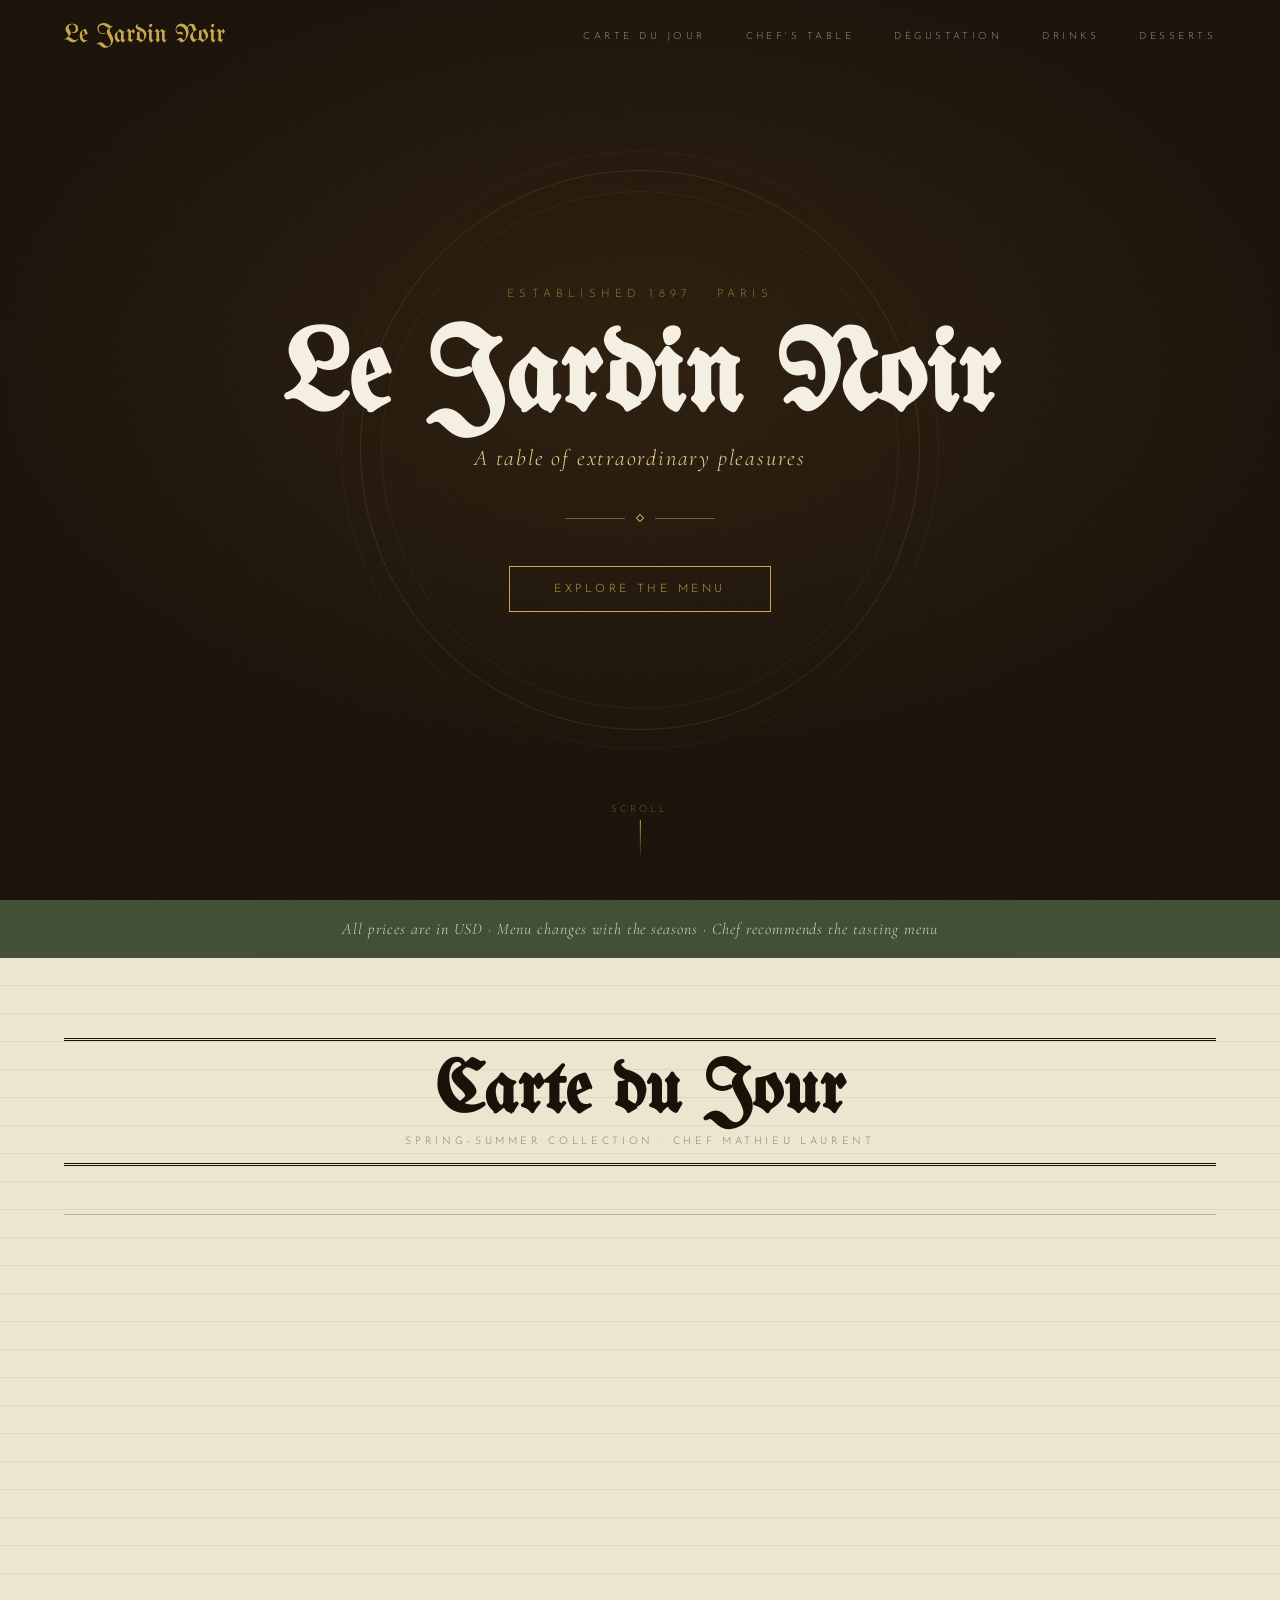
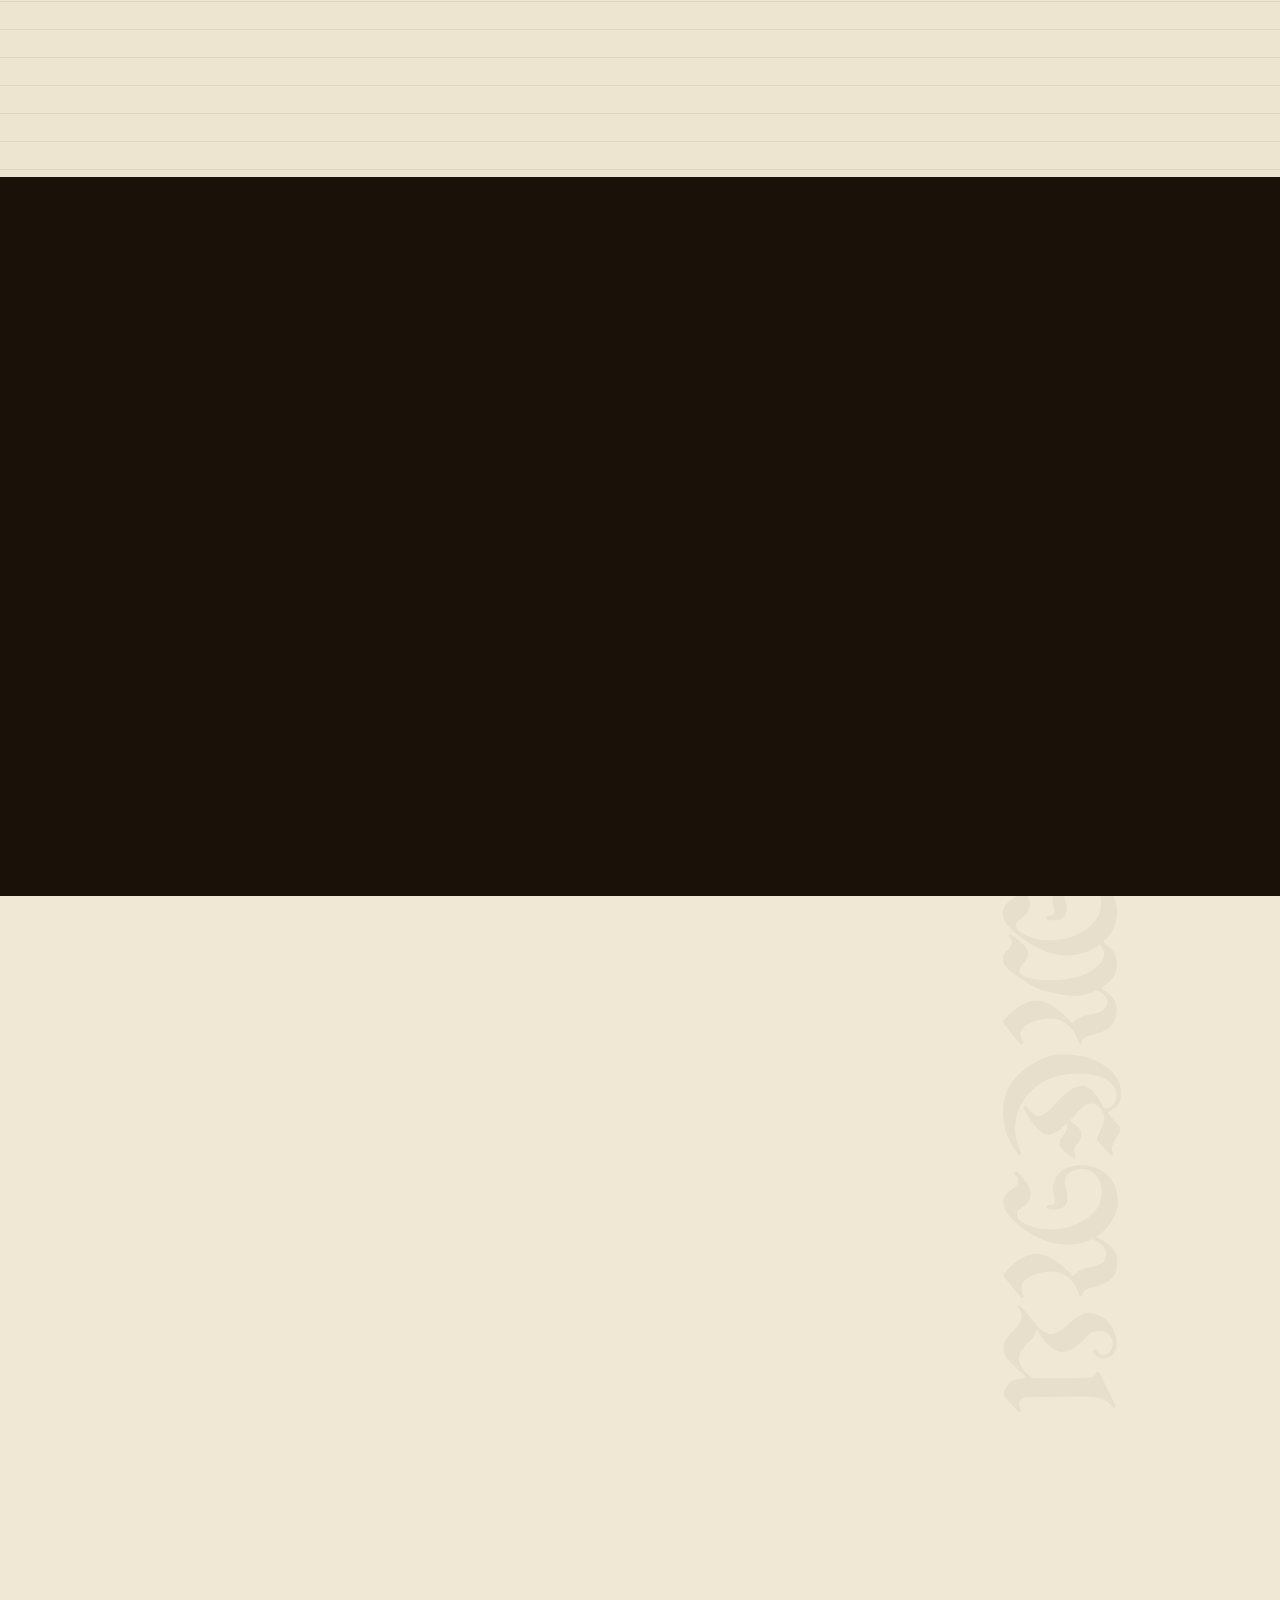
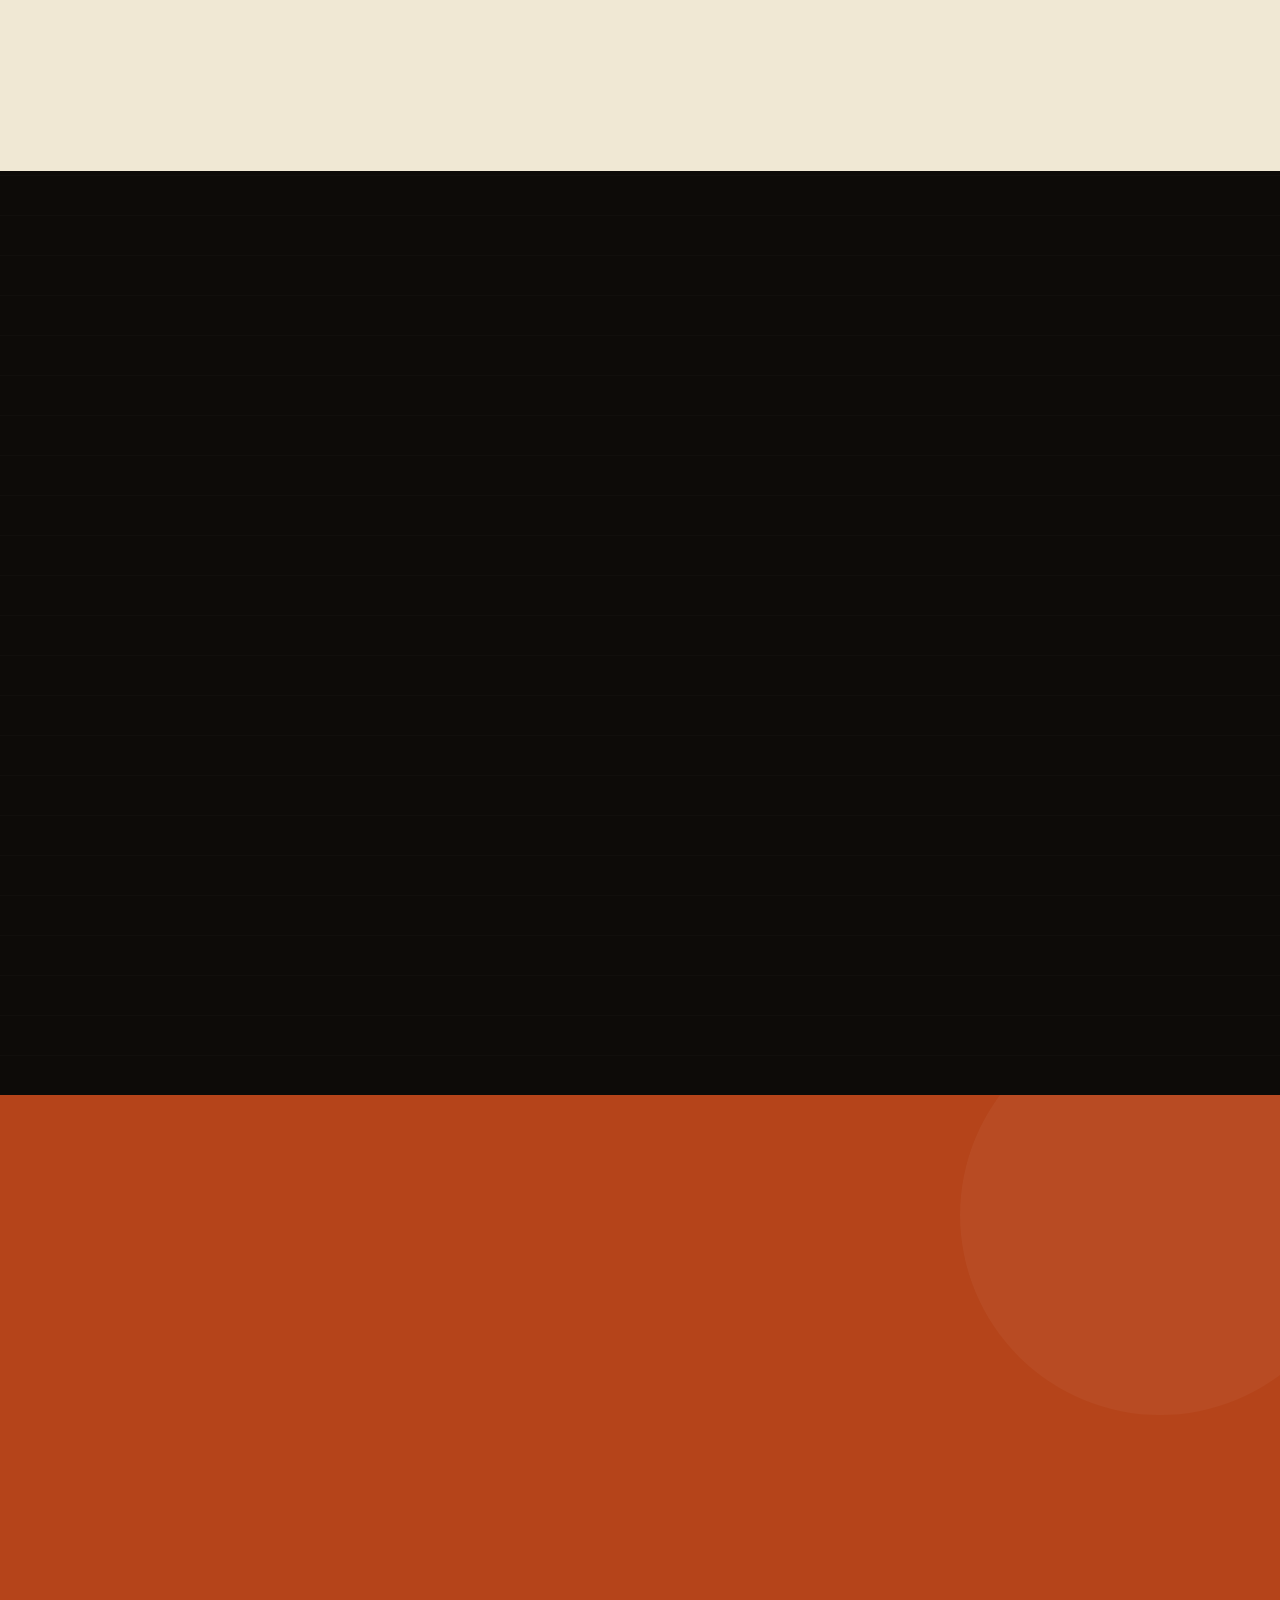
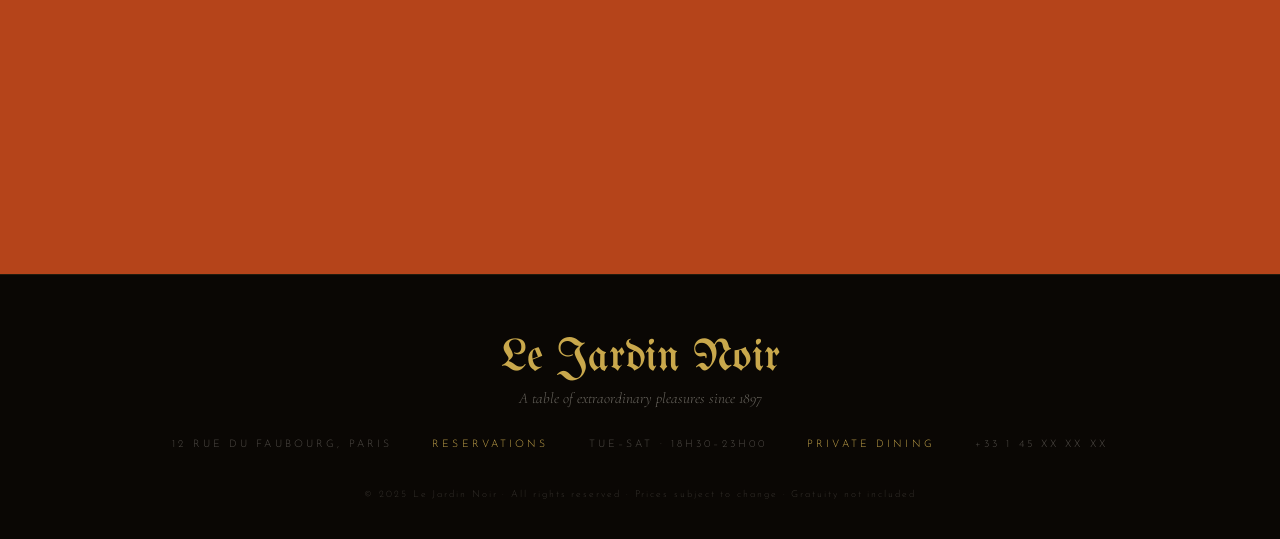
<file: index.html>
<!DOCTYPE html>
<html lang="en">
<head>
<meta charset="UTF-8">
<meta name="viewport" content="width=device-width, initial-scale=1.0">
<title>Le Jardin Noir — Fine Dining</title>
<link href="https://fonts.googleapis.com/css2?family=Cormorant+Garamond:ital,wght@0,300;0,400;0,500;0,600;1,300;1,400&family=Josefin+Sans:wght@200;300;400&family=UnifrakturMaguntia&display=swap" rel="stylesheet">
<link rel="stylesheet" href="/style.css">
<link rel="stylesheet" href="/script.js">
</head>
<body>

<!-- NAV -->
<nav class="nav" id="nav">
  <a class="nav-logo" href="#">Le Jardin Noir</a>
  <ul class="nav-links">
    <li><a href="#carte">Carte du Jour</a></li>
    <li><a href="#chef">Chef's Table</a></li>
    <li><a href="#tasting">Dégustation</a></li>
    <li><a href="#drinks">Drinks</a></li>
    <li><a href="#desserts">Desserts</a></li>
  </ul>
</nav>

<!-- HERO -->
<section class="hero">
  <div class="hero-bg"></div>
  <div class="hero-grain"></div>
  <div class="hero-ornament"></div>
  <div class="hero-content">
    <p class="hero-eyebrow">Established 1897 · Paris</p>
    <h1 class="hero-name">Le Jardin Noir</h1>
    <p class="hero-sub">A table of extraordinary pleasures</p>
    <div class="divider-ornament">
      <span></span><i></i><span></span>
    </div>
    <a class="hero-cta" href="#carte">Explore the Menu</a>
  </div>
  <div class="scroll-indicator">
    <span>Scroll</span>
    <div class="scroll-line"></div>
  </div>
</section>

<div class="menu-intro-strip">
  All prices are in USD · Menu changes with the seasons · Chef recommends the tasting menu
</div>

<!-- ── SECTION 1: CARTE DU JOUR (newspaper) ── -->
<section class="menu-newspaper" id="carte">
  <div class="newspaper-header">
    <h2>Carte du Jour</h2>
    <p class="dateline">Spring–Summer Collection · Chef Mathieu Laurent</p>
  </div>
  <div class="newspaper-grid">
    <!-- STARTERS -->
    <div class="newspaper-col reveal">
      <p class="newspaper-col-title">Entrées · Starters</p>
      <div class="newspaper-item">
        <div class="newspaper-item-header">
          <span class="newspaper-item-name">Soupe à l'oignon <span class="newspaper-tag">Classic</span></span>
          <span class="newspaper-dots"></span>
          <span class="newspaper-price">$18</span>
        </div>
        <p class="newspaper-desc">Slow-caramelised onions, Gruyère crouton, aged cognac broth</p>
      </div>
      <div class="newspaper-item">
        <div class="newspaper-item-header">
          <span class="newspaper-item-name">Foie Gras Torchon</span>
          <span class="newspaper-dots"></span>
          <span class="newspaper-price">$34</span>
        </div>
        <p class="newspaper-desc">Duck foie gras, Sauternes gelée, toasted brioche, pink peppercorn</p>
      </div>
      <div class="newspaper-item">
        <div class="newspaper-item-header">
          <span class="newspaper-item-name">Oysters Rockefeller <span class="newspaper-tag">Chef's</span></span>
          <span class="newspaper-dots"></span>
          <span class="newspaper-price">$29</span>
        </div>
        <p class="newspaper-desc">Fine de Claire No. 3, spinach cream, Pernod, crispy shallots</p>
      </div>
      <div class="newspaper-item">
        <div class="newspaper-item-header">
          <span class="newspaper-item-name">Garden Crudité</span>
          <span class="newspaper-dots"></span>
          <span class="newspaper-price">$16</span>
        </div>
        <p class="newspaper-desc">Seasonal vegetables, anchoïade, herb vinaigrette</p>
      </div>
    </div>
    <!-- MAINS -->
    <div class="newspaper-col reveal" style="transition-delay:.15s">
      <p class="newspaper-col-title">Plats Principaux · Mains</p>
      <div class="newspaper-item">
        <div class="newspaper-item-header">
          <span class="newspaper-item-name">Canard Rôti <span class="newspaper-tag">Signature</span></span>
          <span class="newspaper-dots"></span>
          <span class="newspaper-price">$58</span>
        </div>
        <p class="newspaper-desc">Roast duck breast, cherry gastrique, celeriac purée, wild herbs</p>
      </div>
      <div class="newspaper-item">
        <div class="newspaper-item-header">
          <span class="newspaper-item-name">Bouillabaisse</span>
          <span class="newspaper-dots"></span>
          <span class="newspaper-price">$64</span>
        </div>
        <p class="newspaper-desc">Marseille-style, branzino, mussels, prawns, saffron rouille</p>
      </div>
      <div class="newspaper-item">
        <div class="newspaper-item-header">
          <span class="newspaper-item-name">Entrecôte Bordelaise <span class="newspaper-tag">Chef's</span></span>
          <span class="newspaper-dots"></span>
          <span class="newspaper-price">$78</span>
        </div>
        <p class="newspaper-desc">Dry-aged ribeye 28 days, bone marrow, Bordeaux jus, frites</p>
      </div>
      <div class="newspaper-item">
        <div class="newspaper-item-header">
          <span class="newspaper-item-name">Risotto Forestier</span>
          <span class="newspaper-dots"></span>
          <span class="newspaper-price">$42</span>
        </div>
        <p class="newspaper-desc">Carnaroli rice, porcini, black truffle, aged Parmesan (V)</p>
      </div>
    </div>
    <!-- SIDES -->
    <div class="newspaper-col reveal" style="transition-delay:.3s">
      <p class="newspaper-col-title">Accompagnements · Sides</p>
      <div class="newspaper-item">
        <div class="newspaper-item-header">
          <span class="newspaper-item-name">Gratin Dauphinois</span>
          <span class="newspaper-dots"></span>
          <span class="newspaper-price">$12</span>
        </div>
        <p class="newspaper-desc">Slow-baked potato, crème fraîche, nutmeg, Comté</p>
      </div>
      <div class="newspaper-item">
        <div class="newspaper-item-header">
          <span class="newspaper-item-name">Haricots Verts</span>
          <span class="newspaper-dots"></span>
          <span class="newspaper-price">$10</span>
        </div>
        <p class="newspaper-desc">French green beans, toasted almonds, lemon butter</p>
      </div>
      <div class="newspaper-item">
        <div class="newspaper-item-header">
          <span class="newspaper-item-name">Pommes Sarladaises</span>
          <span class="newspaper-dots"></span>
          <span class="newspaper-price">$11</span>
        </div>
        <p class="newspaper-desc">Duck fat potatoes, garlic, flat leaf parsley</p>
      </div>
      <div class="newspaper-item">
        <div class="newspaper-item-header">
          <span class="newspaper-item-name">Ratatouille</span>
          <span class="newspaper-dots"></span>
          <span class="newspaper-price">$13</span>
        </div>
        <p class="newspaper-desc">Provençal vegetable tian, basil coulis (V, GF)</p>
      </div>
    </div>
  </div>
</section>

<!-- ── SECTION 2: CHEF'S TABLE (card gallery) ── -->
<section class="menu-cards" id="chef">
  <div class="menu-cards-header reveal">
    <div>
      <p class="section-label">Curated selection</p>
      <h2 class="section-title">Chef's <em>Table</em></h2>
    </div>
    <p class="section-intro">Hover each dish to reveal the story behind its creation</p>
  </div>
  <div class="cards-track">
    <div class="dish-card reveal">
      <div class="dish-card-img" style="background:linear-gradient(135deg,#2d1a0e,#4a2a12)">🦆</div>
      <div class="dish-card-overlay"></div>
      <div class="dish-card-body">
        <p class="dish-card-cat">Poultry</p>
        <p class="dish-card-name">Confit de Canard</p>
        <p class="dish-card-price">$54</p>
        <p class="dish-card-desc">Slow-cooked duck leg 48 hrs, lentils du Puy, truffle vinaigrette, crispy duck skin</p>
      </div>
    </div>
    <div class="dish-card reveal" style="transition-delay:.1s">
      <div class="dish-card-img" style="background:linear-gradient(135deg,#0e2d24,#12402e)">🦞</div>
      <div class="dish-card-overlay"></div>
      <div class="dish-card-body">
        <p class="dish-card-cat">Fruits de Mer</p>
        <p class="dish-card-name">Homard Bleu</p>
        <p class="dish-card-price">$96</p>
        <p class="dish-card-desc">Blue Brittany lobster, bisque foam, caviar butter, tarragon oil, edible flowers</p>
      </div>
    </div>
    <div class="dish-card reveal" style="transition-delay:.2s">
      <div class="dish-card-img" style="background:linear-gradient(135deg,#2a0e1a,#401228)">🥩</div>
      <div class="dish-card-overlay"></div>
      <div class="dish-card-body">
        <p class="dish-card-cat">Viande</p>
        <p class="dish-card-name">Filet Wellington</p>
        <p class="dish-card-price">$88</p>
        <p class="dish-card-desc">Beef tenderloin, mushroom duxelles, duck liver parfait, puff pastry, Périgueux sauce</p>
      </div>
    </div>
    <div class="dish-card reveal" style="transition-delay:.3s">
      <div class="dish-card-img" style="background:linear-gradient(135deg,#1a2a0e,#284012)">🌿</div>
      <div class="dish-card-overlay"></div>
      <div class="dish-card-body">
        <p class="dish-card-cat">Végétarien</p>
        <p class="dish-card-name">Jardin en Fleur</p>
        <p class="dish-card-price">$44</p>
        <p class="dish-card-desc">Heritage tomato tart, burrata, garden herbs, 25-year balsamic, fleur de sel</p>
      </div>
    </div>
  </div>
</section>

<!-- ── SECTION 3: TASTING MENU ── -->
<section class="menu-tasting" id="tasting">
  <div class="tasting-layout">
    <div class="tasting-sidebar reveal">
      <p class="section-label">Seven Courses</p>
      <h2 class="section-title">Menu <em>Dégustation</em></h2>
      <div class="thin-rule" style="background:var(--terracotta)"></div>
      <p class="section-intro">Our chef's narrative journey through the seasons — each plate a verse, the full menu a poem.</p>
      <div class="tasting-price-badge">Full Tasting · $195 per person</div>
      <br><br>
      <div class="tasting-price-badge" style="border-color:var(--sage);color:var(--sage)">Wine Pairing · + $95</div>
    </div>
    <ul class="tasting-course-list reveal" style="transition-delay:.2s">
      <li class="tasting-course">
        <span class="course-number">I</span>
        <div>
          <p class="course-info-name">Amuse-Bouche du Moment</p>
          <p class="course-info-sub">Chef's daily surprise — seasonal, spontaneous, unrepeatable</p>
        </div>
        <span class="course-price">Incl.</span>
      </li>
      <li class="tasting-course">
        <span class="course-number">II</span>
        <div>
          <p class="course-info-name">Tartare de Thon Rouge</p>
          <p class="course-info-sub">Bluefin tuna, avocado, yuzu, sesame, crystallised ginger</p>
        </div>
        <span class="course-price">Incl.</span>
      </li>
      <li class="tasting-course">
        <span class="course-number">III</span>
        <div>
          <p class="course-info-name">Velouté de Champignons</p>
          <p class="course-info-sub">Wild mushroom, truffle oil, hazelnut, Arbois foam</p>
        </div>
        <span class="course-price">Incl.</span>
      </li>
      <li class="tasting-course">
        <span class="course-number">IV</span>
        <div>
          <p class="course-info-name">Saint-Jacques Rôties</p>
          <p class="course-info-sub">Diver scallops, cauliflower velouté, Oscietra caviar, chive oil</p>
        </div>
        <span class="course-price">Incl.</span>
      </li>
      <li class="tasting-course">
        <span class="course-number">V</span>
        <div>
          <p class="course-info-name">Sorbet de Champagne</p>
          <p class="course-info-sub">Palate cleanser — pink grapefruit, Billecart-Salmon, mint</p>
        </div>
        <span class="course-price">Incl.</span>
      </li>
      <li class="tasting-course">
        <span class="course-number">VI</span>
        <div>
          <p class="course-info-name">Pigeonneau Rôti</p>
          <p class="course-info-sub">Roast squab, pomme fondant, foie gras, Porto reduction, watercress</p>
        </div>
        <span class="course-price">Incl.</span>
      </li>
      <li class="tasting-course">
        <span class="course-number">VII</span>
        <div>
          <p class="course-info-name">Dessert du Chef</p>
          <p class="course-info-sub">A three-act finale — petit gâteau, mignardises, café gourmand</p>
        </div>
        <span class="course-price">Incl.</span>
      </li>
    </ul>
  </div>
</section>

<!-- ── SECTION 4: DRINKS (chalkboard) ── -->
<section class="menu-drinks" id="drinks">
  <div class="chalkboard-bg"></div>
  <div class="reveal" style="max-width:900px;margin:0 auto">
    <p class="section-label" style="color:var(--gold)">Boissons & Vins</p>
    <h2 class="section-title">The <em>Cellar</em></h2>
    <div class="thin-rule"></div>
  </div>
  <br><br>
  <div class="drinks-grid">
    <div class="reveal">
      <p class="drinks-section-title">Cocktails de Maison</p>
      <div class="drink-item"><span class="drink-name">Jardin Noir Sour <span class="drink-note">gin, basil, yuzu</span></span><span class="drink-price">$18</span></div>
      <div class="drink-item"><span class="drink-name">La Fumée <span class="drink-note">mezcal, smoked honey</span></span><span class="drink-price">$19</span></div>
      <div class="drink-item"><span class="drink-name">Poire & Safran <span class="drink-note">cognac, pear, saffron</span></span><span class="drink-price">$22</span></div>
      <div class="drink-item"><span class="drink-name">Rose Absinthe <span class="drink-note">absinthe, lychee rose</span></span><span class="drink-price">$21</span></div>
      <div class="drink-item"><span class="drink-name">L'Herboriste <span class="drink-note">Chartreuse, elderflower</span></span><span class="drink-price">$20</span></div>
    </div>
    <div class="reveal" style="transition-delay:.15s">
      <p class="drinks-section-title">Vins Blancs</p>
      <div class="drink-item"><span class="drink-name">Chablis 1er Cru <span class="drink-note">Burgundy 2021</span></span><span class="drink-price">$14 / $58</span></div>
      <div class="drink-item"><span class="drink-name">Sancerre Blanc <span class="drink-note">Loire 2022</span></span><span class="drink-price">$16 / $68</span></div>
      <div class="drink-item"><span class="drink-name">Condrieu <span class="drink-note">Rhône Valley 2020</span></span><span class="drink-price">$22 / $88</span></div>
      <div class="drink-item"><span class="drink-name">Meursault <span class="drink-note">Burgundy 2019</span></span><span class="drink-price">$24 / $96</span></div>
      <div class="drink-item"><span class="drink-name">Montrachet GC <span class="drink-note">Burgundy 2018</span></span><span class="drink-price">$—/ $280</span></div>
    </div>
    <div class="reveal" style="transition-delay:.3s">
      <p class="drinks-section-title">Vins Rouges</p>
      <div class="drink-item"><span class="drink-name">Crozes-Hermitage <span class="drink-note">Rhône 2020</span></span><span class="drink-price">$15 / $62</span></div>
      <div class="drink-item"><span class="drink-name">Saint-Émilion <span class="drink-note">Bordeaux 2018</span></span><span class="drink-price">$18 / $74</span></div>
      <div class="drink-item"><span class="drink-name">Gevrey-Chambertin <span class="drink-note">Burgundy 2017</span></span><span class="drink-price">$26 / $108</span></div>
      <div class="drink-item"><span class="drink-name">Pomerol <span class="drink-note">Bordeaux 2016</span></span><span class="drink-price">$32 / $130</span></div>
      <div class="drink-item"><span class="drink-name">Pétrus <span class="drink-note">Pomerol 2012</span></span><span class="drink-price">$— / $890</span></div>
    </div>
    <div class="reveal" style="transition-delay:.45s">
      <p class="drinks-section-title">Champagne & Pétillants</p>
      <div class="drink-item"><span class="drink-name">NV Billecart-Salmon <span class="drink-note">Brut</span></span><span class="drink-price">$20 / $85</span></div>
      <div class="drink-item"><span class="drink-name">Louis Roederer <span class="drink-note">Blanc de Blancs</span></span><span class="drink-price">$28 / $115</span></div>
      <div class="drink-item"><span class="drink-name">Dom Pérignon <span class="drink-note">Vintage 2015</span></span><span class="drink-price">$— / $295</span></div>
      <div class="drink-item"><span class="drink-name">Krug Grande Cuvée <span class="drink-note">NV</span></span><span class="drink-price">$— / $360</span></div>
      <div class="drink-item"><span class="drink-name">Cristal Rosé <span class="drink-note">2014</span></span><span class="drink-price">$— / $490</span></div>
    </div>
  </div>
</section>

<!-- ── SECTION 5: DESSERTS (price tags) ── -->
<section class="menu-desserts" id="desserts">
  <div class="reveal">
    <p class="section-label" style="color:rgba(245,239,227,.7)">Douceurs de Fin</p>
    <h2 class="section-title" style="color:var(--cream)">Sweet <em>Endings</em></h2>
    <div class="thin-rule" style="background:rgba(245,239,227,.4)"></div>
  </div>
  <div class="dessert-tags-grid">
    <div class="price-tag reveal">
      <p class="tag-category">Signature</p>
      <p class="tag-name">Tarte Tatin</p>
      <p class="tag-desc">Upside-down caramelised apple, Isigny cream, Calvados ice cream, candied walnuts</p>
      <div class="tag-price-row"><span class="tag-price">$16</span><span class="tag-portion">per person</span></div>
    </div>
    <div class="price-tag reveal" style="transition-delay:.1s">
      <p class="tag-category">Chocolate</p>
      <p class="tag-name">Fondant au Chocolat</p>
      <p class="tag-desc">70% Valrhona lava cake, fleur de sel, Tahitian vanilla bean ice cream</p>
      <div class="tag-price-row"><span class="tag-price">$18</span><span class="tag-portion">per person</span></div>
    </div>
    <div class="price-tag reveal" style="transition-delay:.2s">
      <p class="tag-category">Classic</p>
      <p class="tag-name">Crème Brûlée</p>
      <p class="tag-desc">Madagascar vanilla custard, caramelised Demerara crust, fresh red berries</p>
      <div class="tag-price-row"><span class="tag-price">$14</span><span class="tag-portion">per person</span></div>
    </div>
    <div class="price-tag reveal" style="transition-delay:.3s">
      <p class="tag-category">Seasonal</p>
      <p class="tag-name">Vacherin Glacé</p>
      <p class="tag-desc">Raspberry & rose ice cream, meringue nest, mango coulis, mint</p>
      <div class="tag-price-row"><span class="tag-price">$17</span><span class="tag-portion">per person</span></div>
    </div>
    <div class="price-tag reveal" style="transition-delay:.4s">
      <p class="tag-category">Cheese</p>
      <p class="tag-name">Plateau de Fromages</p>
      <p class="tag-desc">Selection of five French cheeses, honeycomb, fig compote, walnut bread</p>
      <div class="tag-price-row"><span class="tag-price">$24</span><span class="tag-portion">per person</span></div>
    </div>
    <div class="price-tag reveal" style="transition-delay:.5s">
      <p class="tag-category">Share</p>
      <p class="tag-name">Mignardises</p>
      <p class="tag-desc">An assortment of macarons, financiers, truffles & petit fours for the table</p>
      <div class="tag-price-row"><span class="tag-price">$28</span><span class="tag-portion">for two</span></div>
    </div>
  </div>
</section>

<!-- FOOTER -->
<footer class="footer">
  <p class="footer-name">Le Jardin Noir</p>
  <p class="footer-tagline">A table of extraordinary pleasures since 1897</p>
  <div class="footer-info">
    <span>12 Rue du Faubourg, Paris</span>
    <a href="#">Reservations</a>
    <span>Tue–Sat · 18h30–23h00</span>
    <a href="#">Private Dining</a>
    <span>+33 1 45 XX XX XX</span>
  </div>
  <p class="footer-copy">© 2025 Le Jardin Noir · All rights reserved · Prices subject to change · Gratuity not included</p>
</footer>
</body>
</html>
</file>
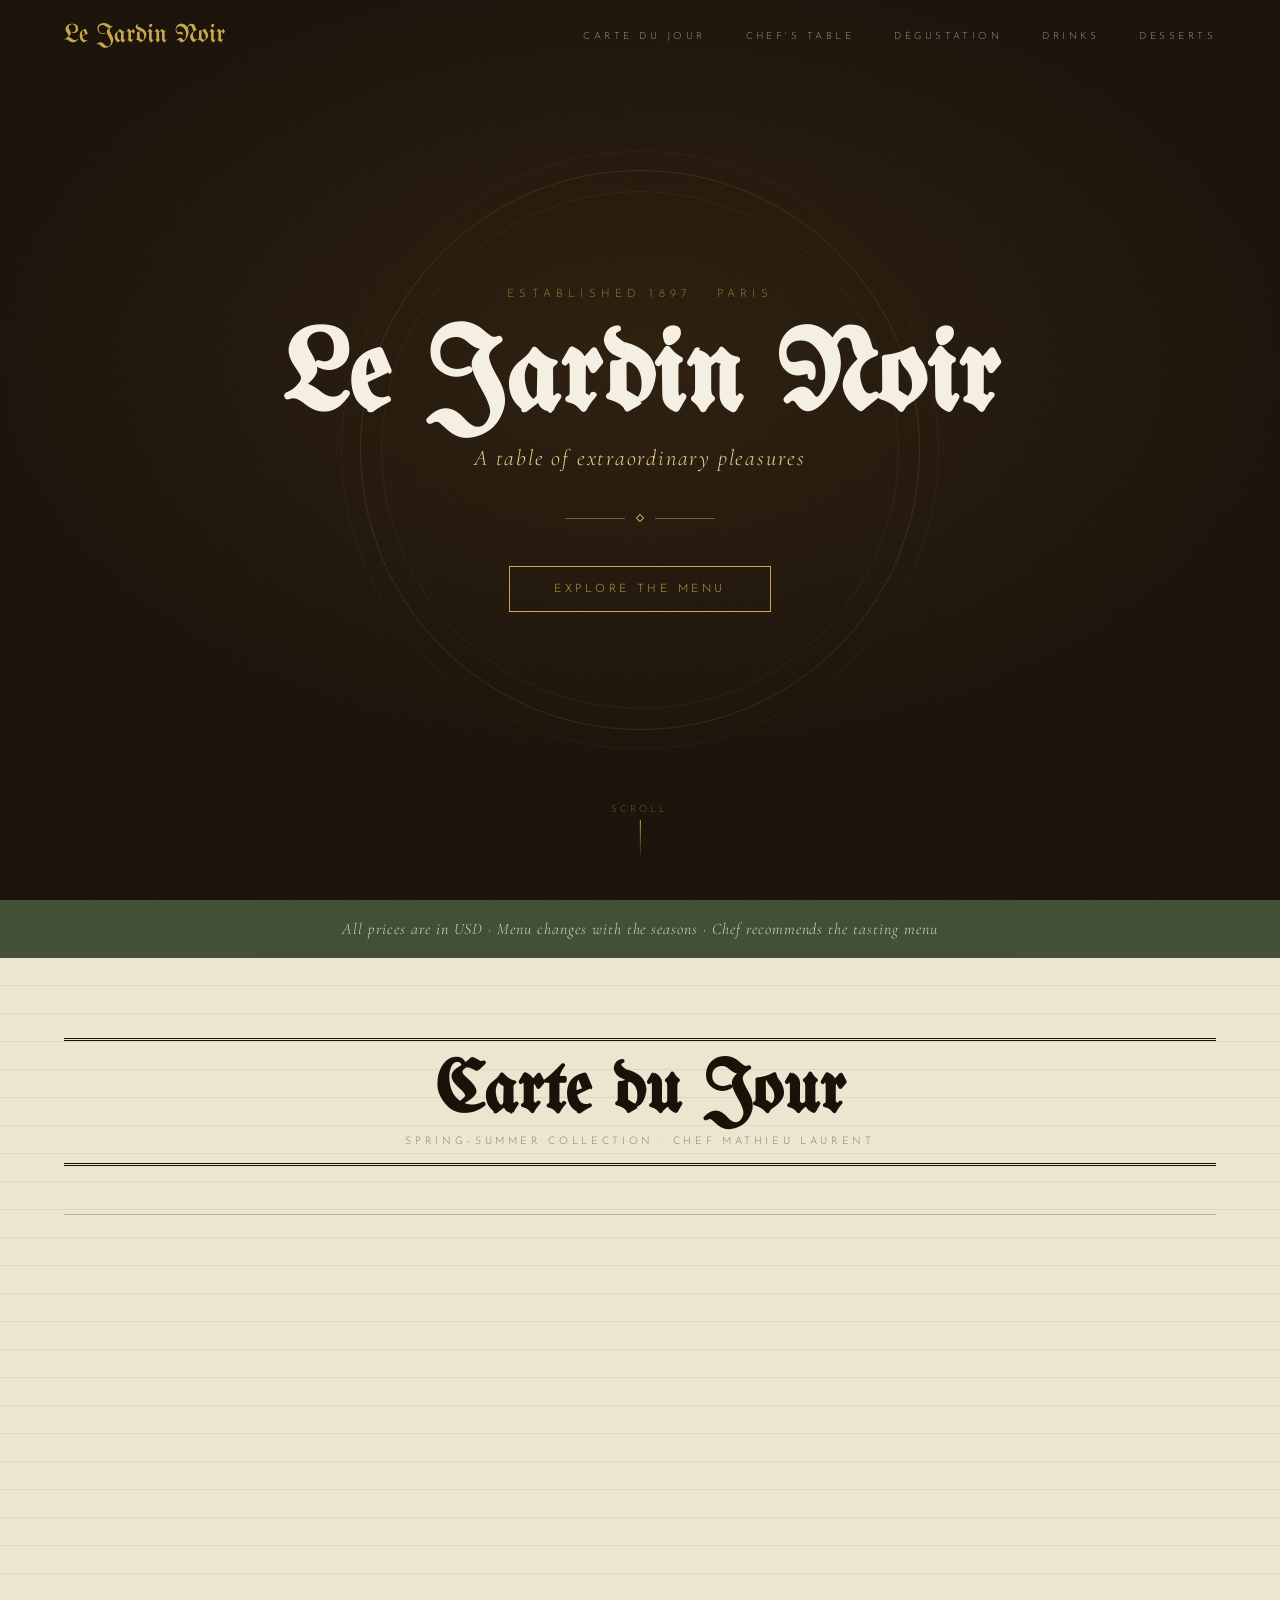
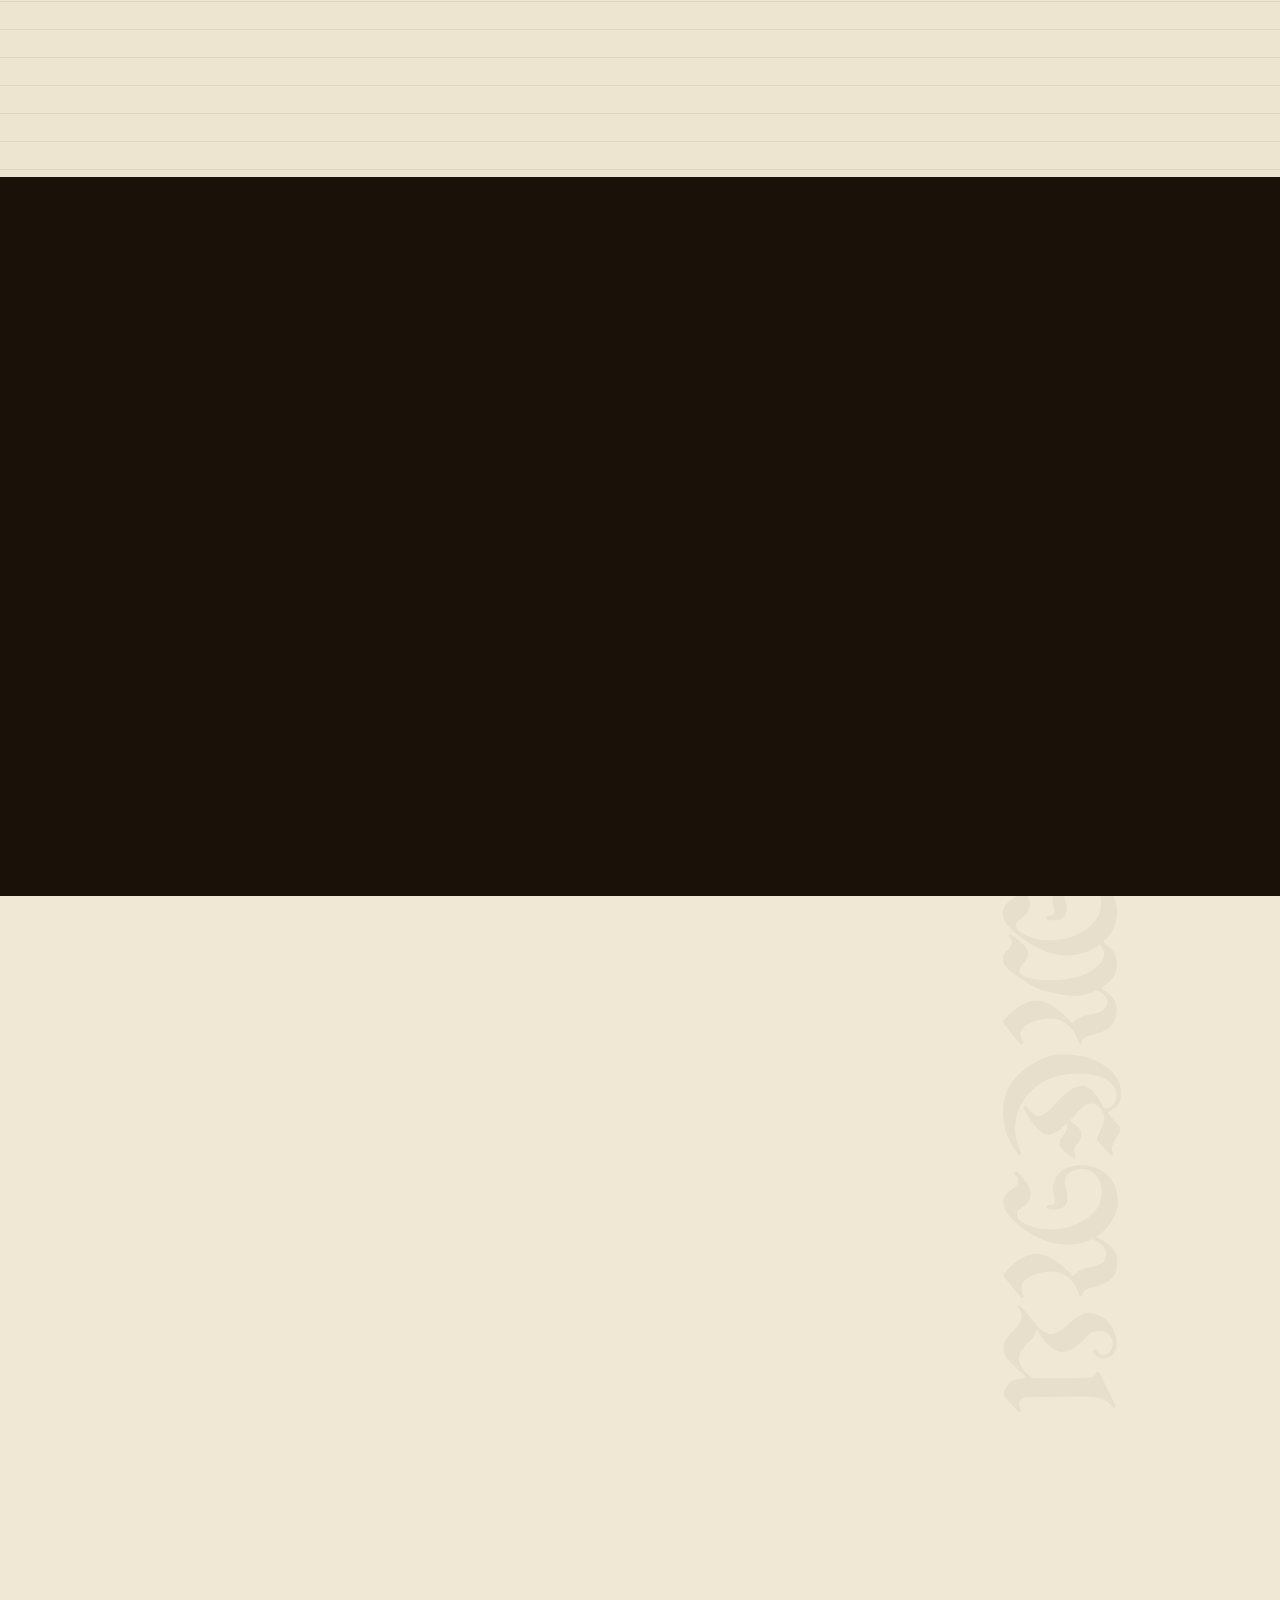
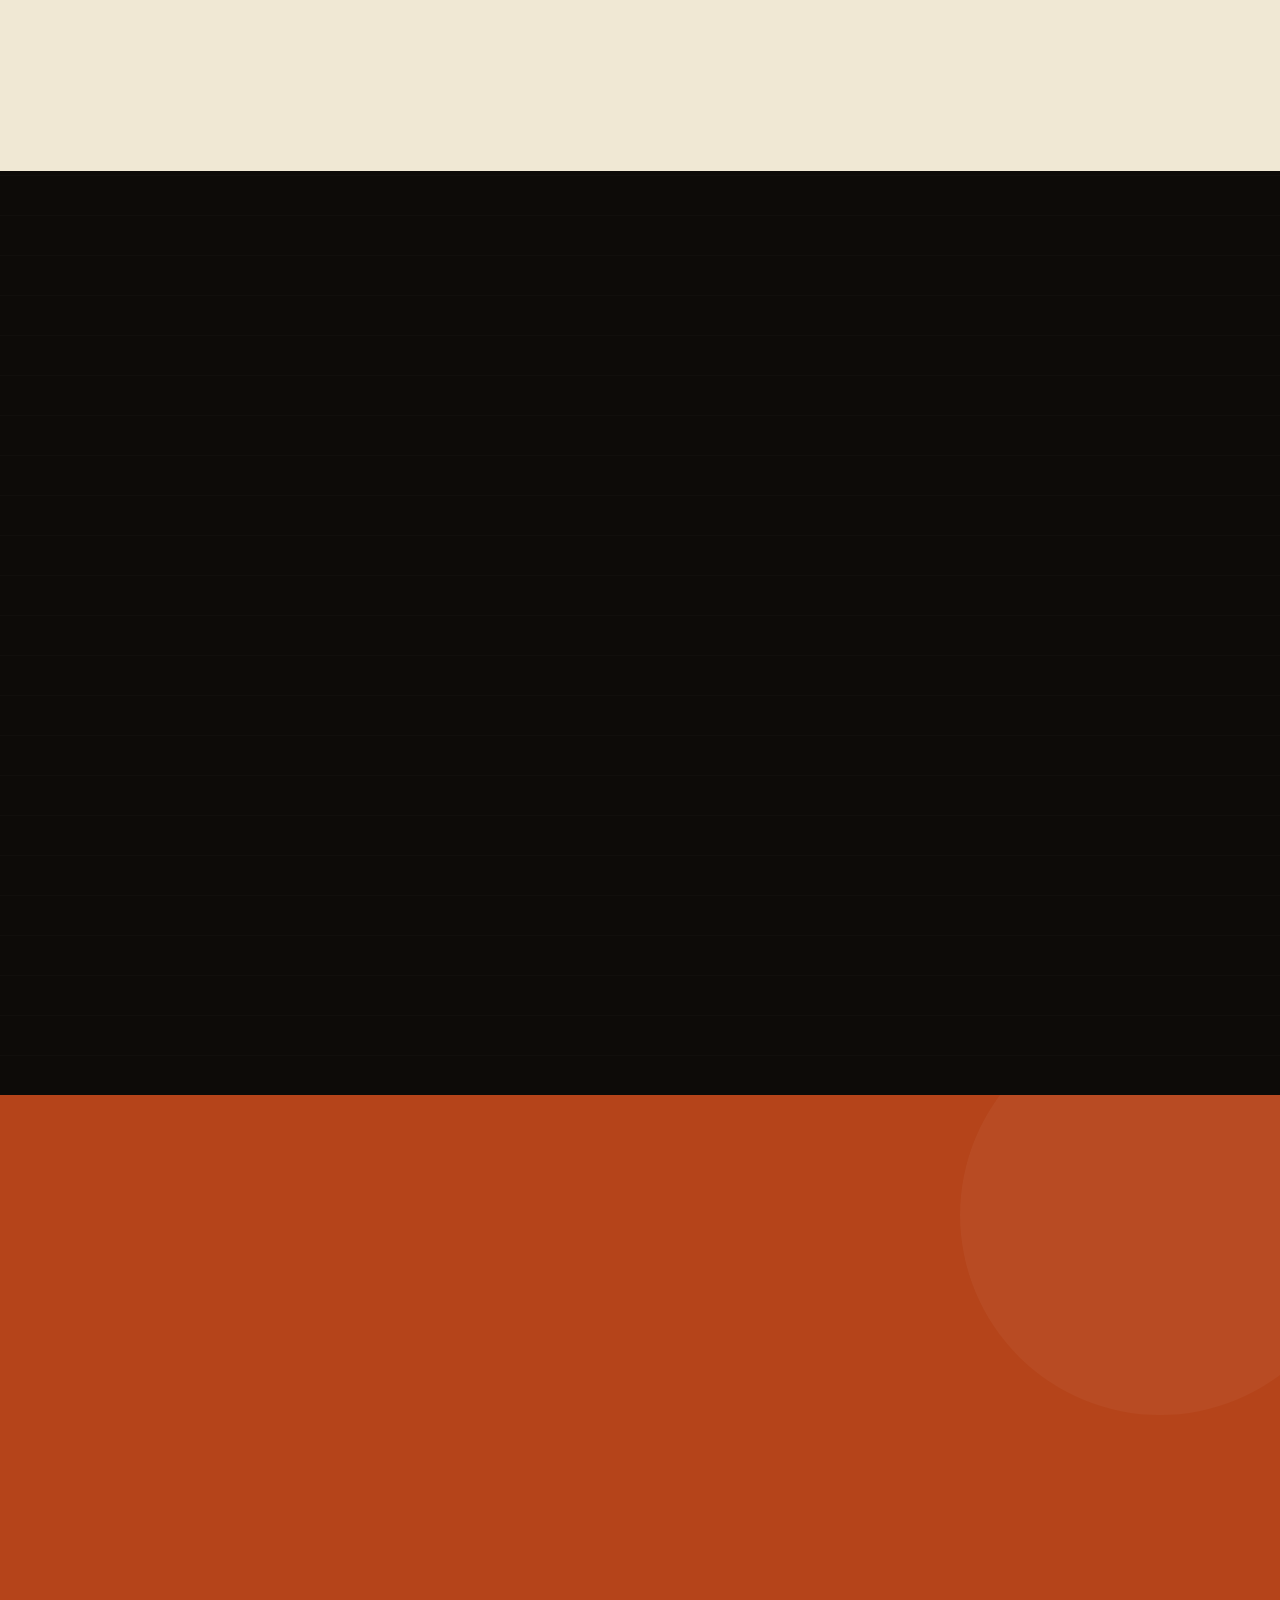
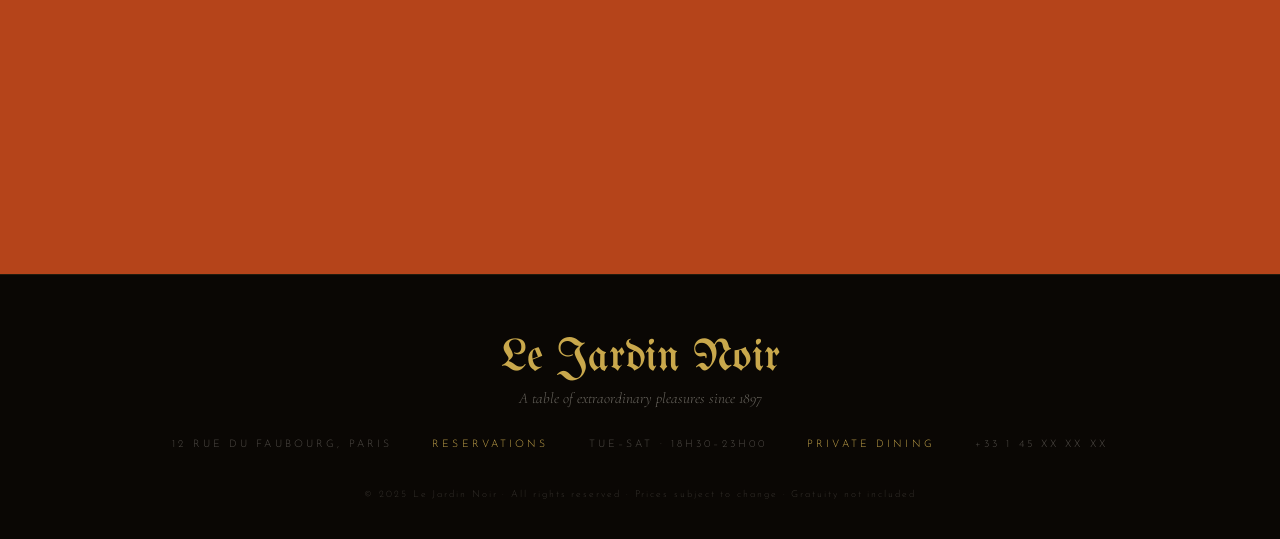
<file: indext.html>
<!DOCTYPE html>
<html lang="en">
<head>
<meta charset="UTF-8">
<meta name="viewport" content="width=device-width, initial-scale=1.0">
<title>Le Jardin Noir — Fine Dining</title>
<link href="https://fonts.googleapis.com/css2?family=Cormorant+Garamond:ital,wght@0,300;0,400;0,500;0,600;1,300;1,400&family=Josefin+Sans:wght@200;300;400&family=UnifrakturMaguntia&display=swap" rel="stylesheet">
<link rel="stylesheet" href="/style.css">
<link rel="stylesheet" href="/script.js">
</head>
<body>

<!-- NAV -->
<nav class="nav" id="nav">
  <a class="nav-logo" href="#">Le Jardin Noir</a>
  <ul class="nav-links">
    <li><a href="#carte">Carte du Jour</a></li>
    <li><a href="#chef">Chef's Table</a></li>
    <li><a href="#tasting">Dégustation</a></li>
    <li><a href="#drinks">Drinks</a></li>
    <li><a href="#desserts">Desserts</a></li>
  </ul>
</nav>

<!-- HERO -->
<section class="hero">
  <div class="hero-bg"></div>
  <div class="hero-grain"></div>
  <div class="hero-ornament"></div>
  <div class="hero-content">
    <p class="hero-eyebrow">Established 1897 · Paris</p>
    <h1 class="hero-name">Le Jardin Noir</h1>
    <p class="hero-sub">A table of extraordinary pleasures</p>
    <div class="divider-ornament">
      <span></span><i></i><span></span>
    </div>
    <a class="hero-cta" href="#carte">Explore the Menu</a>
  </div>
  <div class="scroll-indicator">
    <span>Scroll</span>
    <div class="scroll-line"></div>
  </div>
</section>

<div class="menu-intro-strip">
  All prices are in USD · Menu changes with the seasons · Chef recommends the tasting menu
</div>

<!-- ── SECTION 1: CARTE DU JOUR (newspaper) ── -->
<section class="menu-newspaper" id="carte">
  <div class="newspaper-header">
    <h2>Carte du Jour</h2>
    <p class="dateline">Spring–Summer Collection · Chef Mathieu Laurent</p>
  </div>
  <div class="newspaper-grid">
    <!-- STARTERS -->
    <div class="newspaper-col reveal">
      <p class="newspaper-col-title">Entrées · Starters</p>
      <div class="newspaper-item">
        <div class="newspaper-item-header">
          <span class="newspaper-item-name">Soupe à l'oignon <span class="newspaper-tag">Classic</span></span>
          <span class="newspaper-dots"></span>
          <span class="newspaper-price">$18</span>
        </div>
        <p class="newspaper-desc">Slow-caramelised onions, Gruyère crouton, aged cognac broth</p>
      </div>
      <div class="newspaper-item">
        <div class="newspaper-item-header">
          <span class="newspaper-item-name">Foie Gras Torchon</span>
          <span class="newspaper-dots"></span>
          <span class="newspaper-price">$34</span>
        </div>
        <p class="newspaper-desc">Duck foie gras, Sauternes gelée, toasted brioche, pink peppercorn</p>
      </div>
      <div class="newspaper-item">
        <div class="newspaper-item-header">
          <span class="newspaper-item-name">Oysters Rockefeller <span class="newspaper-tag">Chef's</span></span>
          <span class="newspaper-dots"></span>
          <span class="newspaper-price">$29</span>
        </div>
        <p class="newspaper-desc">Fine de Claire No. 3, spinach cream, Pernod, crispy shallots</p>
      </div>
      <div class="newspaper-item">
        <div class="newspaper-item-header">
          <span class="newspaper-item-name">Garden Crudité</span>
          <span class="newspaper-dots"></span>
          <span class="newspaper-price">$16</span>
        </div>
        <p class="newspaper-desc">Seasonal vegetables, anchoïade, herb vinaigrette</p>
      </div>
    </div>
    <!-- MAINS -->
    <div class="newspaper-col reveal" style="transition-delay:.15s">
      <p class="newspaper-col-title">Plats Principaux · Mains</p>
      <div class="newspaper-item">
        <div class="newspaper-item-header">
          <span class="newspaper-item-name">Canard Rôti <span class="newspaper-tag">Signature</span></span>
          <span class="newspaper-dots"></span>
          <span class="newspaper-price">$58</span>
        </div>
        <p class="newspaper-desc">Roast duck breast, cherry gastrique, celeriac purée, wild herbs</p>
      </div>
      <div class="newspaper-item">
        <div class="newspaper-item-header">
          <span class="newspaper-item-name">Bouillabaisse</span>
          <span class="newspaper-dots"></span>
          <span class="newspaper-price">$64</span>
        </div>
        <p class="newspaper-desc">Marseille-style, branzino, mussels, prawns, saffron rouille</p>
      </div>
      <div class="newspaper-item">
        <div class="newspaper-item-header">
          <span class="newspaper-item-name">Entrecôte Bordelaise <span class="newspaper-tag">Chef's</span></span>
          <span class="newspaper-dots"></span>
          <span class="newspaper-price">$78</span>
        </div>
        <p class="newspaper-desc">Dry-aged ribeye 28 days, bone marrow, Bordeaux jus, frites</p>
      </div>
      <div class="newspaper-item">
        <div class="newspaper-item-header">
          <span class="newspaper-item-name">Risotto Forestier</span>
          <span class="newspaper-dots"></span>
          <span class="newspaper-price">$42</span>
        </div>
        <p class="newspaper-desc">Carnaroli rice, porcini, black truffle, aged Parmesan (V)</p>
      </div>
    </div>
    <!-- SIDES -->
    <div class="newspaper-col reveal" style="transition-delay:.3s">
      <p class="newspaper-col-title">Accompagnements · Sides</p>
      <div class="newspaper-item">
        <div class="newspaper-item-header">
          <span class="newspaper-item-name">Gratin Dauphinois</span>
          <span class="newspaper-dots"></span>
          <span class="newspaper-price">$12</span>
        </div>
        <p class="newspaper-desc">Slow-baked potato, crème fraîche, nutmeg, Comté</p>
      </div>
      <div class="newspaper-item">
        <div class="newspaper-item-header">
          <span class="newspaper-item-name">Haricots Verts</span>
          <span class="newspaper-dots"></span>
          <span class="newspaper-price">$10</span>
        </div>
        <p class="newspaper-desc">French green beans, toasted almonds, lemon butter</p>
      </div>
      <div class="newspaper-item">
        <div class="newspaper-item-header">
          <span class="newspaper-item-name">Pommes Sarladaises</span>
          <span class="newspaper-dots"></span>
          <span class="newspaper-price">$11</span>
        </div>
        <p class="newspaper-desc">Duck fat potatoes, garlic, flat leaf parsley</p>
      </div>
      <div class="newspaper-item">
        <div class="newspaper-item-header">
          <span class="newspaper-item-name">Ratatouille</span>
          <span class="newspaper-dots"></span>
          <span class="newspaper-price">$13</span>
        </div>
        <p class="newspaper-desc">Provençal vegetable tian, basil coulis (V, GF)</p>
      </div>
    </div>
  </div>
</section>

<!-- ── SECTION 2: CHEF'S TABLE (card gallery) ── -->
<section class="menu-cards" id="chef">
  <div class="menu-cards-header reveal">
    <div>
      <p class="section-label">Curated selection</p>
      <h2 class="section-title">Chef's <em>Table</em></h2>
    </div>
    <p class="section-intro">Hover each dish to reveal the story behind its creation</p>
  </div>
  <div class="cards-track">
    <div class="dish-card reveal">
      <div class="dish-card-img" style="background:linear-gradient(135deg,#2d1a0e,#4a2a12)">🦆</div>
      <div class="dish-card-overlay"></div>
      <div class="dish-card-body">
        <p class="dish-card-cat">Poultry</p>
        <p class="dish-card-name">Confit de Canard</p>
        <p class="dish-card-price">$54</p>
        <p class="dish-card-desc">Slow-cooked duck leg 48 hrs, lentils du Puy, truffle vinaigrette, crispy duck skin</p>
      </div>
    </div>
    <div class="dish-card reveal" style="transition-delay:.1s">
      <div class="dish-card-img" style="background:linear-gradient(135deg,#0e2d24,#12402e)">🦞</div>
      <div class="dish-card-overlay"></div>
      <div class="dish-card-body">
        <p class="dish-card-cat">Fruits de Mer</p>
        <p class="dish-card-name">Homard Bleu</p>
        <p class="dish-card-price">$96</p>
        <p class="dish-card-desc">Blue Brittany lobster, bisque foam, caviar butter, tarragon oil, edible flowers</p>
      </div>
    </div>
    <div class="dish-card reveal" style="transition-delay:.2s">
      <div class="dish-card-img" style="background:linear-gradient(135deg,#2a0e1a,#401228)">🥩</div>
      <div class="dish-card-overlay"></div>
      <div class="dish-card-body">
        <p class="dish-card-cat">Viande</p>
        <p class="dish-card-name">Filet Wellington</p>
        <p class="dish-card-price">$88</p>
        <p class="dish-card-desc">Beef tenderloin, mushroom duxelles, duck liver parfait, puff pastry, Périgueux sauce</p>
      </div>
    </div>
    <div class="dish-card reveal" style="transition-delay:.3s">
      <div class="dish-card-img" style="background:linear-gradient(135deg,#1a2a0e,#284012)">🌿</div>
      <div class="dish-card-overlay"></div>
      <div class="dish-card-body">
        <p class="dish-card-cat">Végétarien</p>
        <p class="dish-card-name">Jardin en Fleur</p>
        <p class="dish-card-price">$44</p>
        <p class="dish-card-desc">Heritage tomato tart, burrata, garden herbs, 25-year balsamic, fleur de sel</p>
      </div>
    </div>
  </div>
</section>

<!-- ── SECTION 3: TASTING MENU ── -->
<section class="menu-tasting" id="tasting">
  <div class="tasting-layout">
    <div class="tasting-sidebar reveal">
      <p class="section-label">Seven Courses</p>
      <h2 class="section-title">Menu <em>Dégustation</em></h2>
      <div class="thin-rule" style="background:var(--terracotta)"></div>
      <p class="section-intro">Our chef's narrative journey through the seasons — each plate a verse, the full menu a poem.</p>
      <div class="tasting-price-badge">Full Tasting · $195 per person</div>
      <br><br>
      <div class="tasting-price-badge" style="border-color:var(--sage);color:var(--sage)">Wine Pairing · + $95</div>
    </div>
    <ul class="tasting-course-list reveal" style="transition-delay:.2s">
      <li class="tasting-course">
        <span class="course-number">I</span>
        <div>
          <p class="course-info-name">Amuse-Bouche du Moment</p>
          <p class="course-info-sub">Chef's daily surprise — seasonal, spontaneous, unrepeatable</p>
        </div>
        <span class="course-price">Incl.</span>
      </li>
      <li class="tasting-course">
        <span class="course-number">II</span>
        <div>
          <p class="course-info-name">Tartare de Thon Rouge</p>
          <p class="course-info-sub">Bluefin tuna, avocado, yuzu, sesame, crystallised ginger</p>
        </div>
        <span class="course-price">Incl.</span>
      </li>
      <li class="tasting-course">
        <span class="course-number">III</span>
        <div>
          <p class="course-info-name">Velouté de Champignons</p>
          <p class="course-info-sub">Wild mushroom, truffle oil, hazelnut, Arbois foam</p>
        </div>
        <span class="course-price">Incl.</span>
      </li>
      <li class="tasting-course">
        <span class="course-number">IV</span>
        <div>
          <p class="course-info-name">Saint-Jacques Rôties</p>
          <p class="course-info-sub">Diver scallops, cauliflower velouté, Oscietra caviar, chive oil</p>
        </div>
        <span class="course-price">Incl.</span>
      </li>
      <li class="tasting-course">
        <span class="course-number">V</span>
        <div>
          <p class="course-info-name">Sorbet de Champagne</p>
          <p class="course-info-sub">Palate cleanser — pink grapefruit, Billecart-Salmon, mint</p>
        </div>
        <span class="course-price">Incl.</span>
      </li>
      <li class="tasting-course">
        <span class="course-number">VI</span>
        <div>
          <p class="course-info-name">Pigeonneau Rôti</p>
          <p class="course-info-sub">Roast squab, pomme fondant, foie gras, Porto reduction, watercress</p>
        </div>
        <span class="course-price">Incl.</span>
      </li>
      <li class="tasting-course">
        <span class="course-number">VII</span>
        <div>
          <p class="course-info-name">Dessert du Chef</p>
          <p class="course-info-sub">A three-act finale — petit gâteau, mignardises, café gourmand</p>
        </div>
        <span class="course-price">Incl.</span>
      </li>
    </ul>
  </div>
</section>

<!-- ── SECTION 4: DRINKS (chalkboard) ── -->
<section class="menu-drinks" id="drinks">
  <div class="chalkboard-bg"></div>
  <div class="reveal" style="max-width:900px;margin:0 auto">
    <p class="section-label" style="color:var(--gold)">Boissons & Vins</p>
    <h2 class="section-title">The <em>Cellar</em></h2>
    <div class="thin-rule"></div>
  </div>
  <br><br>
  <div class="drinks-grid">
    <div class="reveal">
      <p class="drinks-section-title">Cocktails de Maison</p>
      <div class="drink-item"><span class="drink-name">Jardin Noir Sour <span class="drink-note">gin, basil, yuzu</span></span><span class="drink-price">$18</span></div>
      <div class="drink-item"><span class="drink-name">La Fumée <span class="drink-note">mezcal, smoked honey</span></span><span class="drink-price">$19</span></div>
      <div class="drink-item"><span class="drink-name">Poire & Safran <span class="drink-note">cognac, pear, saffron</span></span><span class="drink-price">$22</span></div>
      <div class="drink-item"><span class="drink-name">Rose Absinthe <span class="drink-note">absinthe, lychee rose</span></span><span class="drink-price">$21</span></div>
      <div class="drink-item"><span class="drink-name">L'Herboriste <span class="drink-note">Chartreuse, elderflower</span></span><span class="drink-price">$20</span></div>
    </div>
    <div class="reveal" style="transition-delay:.15s">
      <p class="drinks-section-title">Vins Blancs</p>
      <div class="drink-item"><span class="drink-name">Chablis 1er Cru <span class="drink-note">Burgundy 2021</span></span><span class="drink-price">$14 / $58</span></div>
      <div class="drink-item"><span class="drink-name">Sancerre Blanc <span class="drink-note">Loire 2022</span></span><span class="drink-price">$16 / $68</span></div>
      <div class="drink-item"><span class="drink-name">Condrieu <span class="drink-note">Rhône Valley 2020</span></span><span class="drink-price">$22 / $88</span></div>
      <div class="drink-item"><span class="drink-name">Meursault <span class="drink-note">Burgundy 2019</span></span><span class="drink-price">$24 / $96</span></div>
      <div class="drink-item"><span class="drink-name">Montrachet GC <span class="drink-note">Burgundy 2018</span></span><span class="drink-price">$—/ $280</span></div>
    </div>
    <div class="reveal" style="transition-delay:.3s">
      <p class="drinks-section-title">Vins Rouges</p>
      <div class="drink-item"><span class="drink-name">Crozes-Hermitage <span class="drink-note">Rhône 2020</span></span><span class="drink-price">$15 / $62</span></div>
      <div class="drink-item"><span class="drink-name">Saint-Émilion <span class="drink-note">Bordeaux 2018</span></span><span class="drink-price">$18 / $74</span></div>
      <div class="drink-item"><span class="drink-name">Gevrey-Chambertin <span class="drink-note">Burgundy 2017</span></span><span class="drink-price">$26 / $108</span></div>
      <div class="drink-item"><span class="drink-name">Pomerol <span class="drink-note">Bordeaux 2016</span></span><span class="drink-price">$32 / $130</span></div>
      <div class="drink-item"><span class="drink-name">Pétrus <span class="drink-note">Pomerol 2012</span></span><span class="drink-price">$— / $890</span></div>
    </div>
    <div class="reveal" style="transition-delay:.45s">
      <p class="drinks-section-title">Champagne & Pétillants</p>
      <div class="drink-item"><span class="drink-name">NV Billecart-Salmon <span class="drink-note">Brut</span></span><span class="drink-price">$20 / $85</span></div>
      <div class="drink-item"><span class="drink-name">Louis Roederer <span class="drink-note">Blanc de Blancs</span></span><span class="drink-price">$28 / $115</span></div>
      <div class="drink-item"><span class="drink-name">Dom Pérignon <span class="drink-note">Vintage 2015</span></span><span class="drink-price">$— / $295</span></div>
      <div class="drink-item"><span class="drink-name">Krug Grande Cuvée <span class="drink-note">NV</span></span><span class="drink-price">$— / $360</span></div>
      <div class="drink-item"><span class="drink-name">Cristal Rosé <span class="drink-note">2014</span></span><span class="drink-price">$— / $490</span></div>
    </div>
  </div>
</section>

<!-- ── SECTION 5: DESSERTS (price tags) ── -->
<section class="menu-desserts" id="desserts">
  <div class="reveal">
    <p class="section-label" style="color:rgba(245,239,227,.7)">Douceurs de Fin</p>
    <h2 class="section-title" style="color:var(--cream)">Sweet <em>Endings</em></h2>
    <div class="thin-rule" style="background:rgba(245,239,227,.4)"></div>
  </div>
  <div class="dessert-tags-grid">
    <div class="price-tag reveal">
      <p class="tag-category">Signature</p>
      <p class="tag-name">Tarte Tatin</p>
      <p class="tag-desc">Upside-down caramelised apple, Isigny cream, Calvados ice cream, candied walnuts</p>
      <div class="tag-price-row"><span class="tag-price">$16</span><span class="tag-portion">per person</span></div>
    </div>
    <div class="price-tag reveal" style="transition-delay:.1s">
      <p class="tag-category">Chocolate</p>
      <p class="tag-name">Fondant au Chocolat</p>
      <p class="tag-desc">70% Valrhona lava cake, fleur de sel, Tahitian vanilla bean ice cream</p>
      <div class="tag-price-row"><span class="tag-price">$18</span><span class="tag-portion">per person</span></div>
    </div>
    <div class="price-tag reveal" style="transition-delay:.2s">
      <p class="tag-category">Classic</p>
      <p class="tag-name">Crème Brûlée</p>
      <p class="tag-desc">Madagascar vanilla custard, caramelised Demerara crust, fresh red berries</p>
      <div class="tag-price-row"><span class="tag-price">$14</span><span class="tag-portion">per person</span></div>
    </div>
    <div class="price-tag reveal" style="transition-delay:.3s">
      <p class="tag-category">Seasonal</p>
      <p class="tag-name">Vacherin Glacé</p>
      <p class="tag-desc">Raspberry & rose ice cream, meringue nest, mango coulis, mint</p>
      <div class="tag-price-row"><span class="tag-price">$17</span><span class="tag-portion">per person</span></div>
    </div>
    <div class="price-tag reveal" style="transition-delay:.4s">
      <p class="tag-category">Cheese</p>
      <p class="tag-name">Plateau de Fromages</p>
      <p class="tag-desc">Selection of five French cheeses, honeycomb, fig compote, walnut bread</p>
      <div class="tag-price-row"><span class="tag-price">$24</span><span class="tag-portion">per person</span></div>
    </div>
    <div class="price-tag reveal" style="transition-delay:.5s">
      <p class="tag-category">Share</p>
      <p class="tag-name">Mignardises</p>
      <p class="tag-desc">An assortment of macarons, financiers, truffles & petit fours for the table</p>
      <div class="tag-price-row"><span class="tag-price">$28</span><span class="tag-portion">for two</span></div>
    </div>
  </div>
</section>

<!-- FOOTER -->
<footer class="footer">
  <p class="footer-name">Le Jardin Noir</p>
  <p class="footer-tagline">A table of extraordinary pleasures since 1897</p>
  <div class="footer-info">
    <span>12 Rue du Faubourg, Paris</span>
    <a href="#">Reservations</a>
    <span>Tue–Sat · 18h30–23h00</span>
    <a href="#">Private Dining</a>
    <span>+33 1 45 XX XX XX</span>
  </div>
  <p class="footer-copy">© 2025 Le Jardin Noir · All rights reserved · Prices subject to change · Gratuity not included</p>
</footer>
</body>
</html>
</file>
<file: style.css>
:root {
    --ink: #1a1209;
    --cream: #f5efe3;
    --gold: #c9a84c;
    --gold-light: #e8d08a;
    --terracotta: #b5441a;
    --sage: #4a5c3f;
    --parchment: #ede5cf;
    --shadow: rgba(26,18,9,0.18);
  }

  *, *::before, *::after { box-sizing: border-box; margin: 0; padding: 0; }

  html { scroll-behavior: smooth; }

  body {
    background: var(--ink);
    color: var(--cream);
    font-family: 'Josefin Sans', sans-serif;
    font-weight: 300;
    overflow-x: hidden;
  }

  /* ── HERO ── */
  .hero {
    position: relative;
    height: 100vh;
    min-height: 700px;
    display: flex;
    flex-direction: column;
    align-items: center;
    justify-content: center;
    overflow: hidden;
    background: var(--ink);
  }

  .hero-bg {
    position: absolute; inset: 0;
    background: radial-gradient(ellipse 70% 60% at 50% 40%, #2d1f0e 0%, var(--ink) 75%);
    z-index: 0;
  }

  .hero-grain {
    position: absolute; inset: 0;
    background-image: url("data:image/svg+xml,%3Csvg viewBox='0 0 512 512' xmlns='http://www.w3.org/2000/svg'%3E%3Cfilter id='n'%3E%3CfeTurbulence type='fractalNoise' baseFrequency='0.75' numOctaves='4' stitchTiles='stitch'/%3E%3C/filter%3E%3Crect width='100%25' height='100%25' filter='url(%23n)' opacity='0.07'/%3E%3C/svg%3E");
    background-size: 200px 200px;
    z-index: 1; opacity: 0.4;
  }

  .hero-ornament {
    position: absolute;
    width: 560px; height: 560px;
    border: 1px solid rgba(201,168,76,0.15);
    border-radius: 50%;
    top: 50%; left: 50%;
    transform: translate(-50%,-50%);
    z-index: 1;
    animation: breathe 8s ease-in-out infinite;
  }
  .hero-ornament::before {
    content: '';
    position: absolute; inset: 20px;
    border: 1px solid rgba(201,168,76,0.08);
    border-radius: 50%;
  }
  .hero-ornament::after {
    content: '';
    position: absolute; inset: -20px;
    border: 1px solid rgba(201,168,76,0.06);
    border-radius: 50%;
  }

  @keyframes breathe {
    0%,100% { transform: translate(-50%,-50%) scale(1); opacity: 1; }
    50% { transform: translate(-50%,-50%) scale(1.03); opacity: 0.7; }
  }

  .hero-content {
    position: relative; z-index: 2;
    text-align: center;
    animation: fadeUp 1.4s cubic-bezier(.16,1,.3,1) both;
  }

  .hero-eyebrow {
    font-family: 'Josefin Sans', sans-serif;
    font-weight: 200;
    font-size: 0.72rem;
    letter-spacing: 0.45em;
    text-transform: uppercase;
    color: var(--gold);
    margin-bottom: 1.4rem;
    opacity: 0;
    animation: fadeUp 1s .3s cubic-bezier(.16,1,.3,1) forwards;
  }

  .hero-name {
    font-family: 'UnifrakturMaguntia', cursive;
    font-size: clamp(3.5rem, 9vw, 7.5rem);
    color: var(--cream);
    line-height: 1;
    margin-bottom: 0.4rem;
    opacity: 0;
    animation: fadeUp 1s .5s cubic-bezier(.16,1,.3,1) forwards;
  }

  .hero-sub {
    font-family: 'Cormorant Garamond', serif;
    font-style: italic;
    font-size: clamp(1rem, 2.5vw, 1.4rem);
    color: var(--gold-light);
    letter-spacing: 0.08em;
    margin-bottom: 2.8rem;
    opacity: 0;
    animation: fadeUp 1s .7s cubic-bezier(.16,1,.3,1) forwards;
  }

  .divider-ornament {
    display: flex; align-items: center; gap: 12px;
    justify-content: center;
    margin: 0 auto 2.8rem;
    opacity: 0;
    animation: fadeUp 1s .9s cubic-bezier(.16,1,.3,1) forwards;
  }
  .divider-ornament span { width: 60px; height: 1px; background: var(--gold); opacity: .5; }
  .divider-ornament i {
    width: 6px; height: 6px;
    border: 1px solid var(--gold);
    transform: rotate(45deg);
  }

  .hero-cta {
    display: inline-block;
    padding: 1rem 2.8rem;
    border: 1px solid var(--gold);
    color: var(--gold);
    font-family: 'Josefin Sans', sans-serif;
    font-size: 0.72rem;
    letter-spacing: 0.3em;
    text-transform: uppercase;
    text-decoration: none;
    cursor: pointer;
    background: transparent;
    transition: background .3s, color .3s;
    opacity: 0;
    animation: fadeUp 1s 1.1s cubic-bezier(.16,1,.3,1) forwards;
  }
  .hero-cta:hover { background: var(--gold); color: var(--ink); }

  .scroll-indicator {
    position: absolute; bottom: 2.5rem; left: 50%; transform: translateX(-50%);
    z-index: 2; display: flex; flex-direction: column; align-items: center; gap: 6px;
    opacity: 0; animation: fadeIn 1s 1.8s forwards;
  }
  .scroll-indicator span {
    font-size: 0.6rem; letter-spacing: 0.3em; color: var(--gold); opacity: .5; text-transform: uppercase;
  }
  .scroll-line {
    width: 1px; height: 40px; background: linear-gradient(to bottom, var(--gold), transparent);
    animation: scrollLine 2s ease-in-out infinite;
  }
  @keyframes scrollLine { 0%,100%{height:40px;opacity:.5} 50%{height:20px;opacity:1} }

  @keyframes fadeUp {
    from { opacity:0; transform: translateY(24px); }
    to { opacity:1; transform: translateY(0); }
  }
  @keyframes fadeIn { to { opacity:1; } }

  /* ── SECTION COMMONS ── */
  .section-label {
    font-size: 0.65rem;
    letter-spacing: 0.5em;
    text-transform: uppercase;
    color: var(--gold);
    font-weight: 200;
    margin-bottom: 0.7rem;
  }
  .section-title {
    font-family: 'Cormorant Garamond', serif;
    font-size: clamp(2.2rem, 5vw, 3.4rem);
    font-weight: 400;
    line-height: 1.15;
    color: var(--cream);
    margin-bottom: 1rem;
  }
  .section-title em { font-style: italic; color: var(--gold-light); }
  .section-intro {
    font-family: 'Cormorant Garamond', serif;
    font-style: italic;
    font-size: 1.05rem;
    color: rgba(245,239,227,.55);
    max-width: 540px;
    line-height: 1.8;
    margin-bottom: 3rem;
  }
  .thin-rule {
    width: 40px; height: 1px; background: var(--gold); margin: 1.2rem 0;
  }

  /* ── MENU INTRO STRIP ── */
  .menu-intro-strip {
    background: var(--sage);
    padding: 1.2rem 2rem;
    text-align: center;
    font-family: 'Cormorant Garamond', serif;
    font-style: italic;
    font-size: 1rem;
    color: var(--cream);
    letter-spacing: 0.06em;
    opacity: .85;
  }

  /* ──────────────────────────────
     SECTION 1 · CARTE DU JOUR
     Classic newspaper broadsheet layout
  ────────────────────────────────*/
  .menu-newspaper {
    background: var(--parchment);
    color: var(--ink);
    padding: 80px 5vw 90px;
    position: relative;
  }
  .menu-newspaper::before {
    content: '';
    position: absolute; inset: 0;
    background-image: repeating-linear-gradient(transparent, transparent 27px, rgba(26,18,9,.07) 27px, rgba(26,18,9,.07) 28px);
  }
  .newspaper-header {
    text-align: center;
    border-top: 3px double var(--ink);
    border-bottom: 3px double var(--ink);
    padding: 1rem 0;
    margin-bottom: 3rem;
    position: relative;
  }
  .newspaper-header h2 {
    font-family: 'UnifrakturMaguntia', cursive;
    font-size: clamp(2.5rem, 6vw, 4.5rem);
    color: var(--ink);
    line-height: 1;
  }
  .newspaper-header .dateline {
    font-size: 0.65rem; letter-spacing: 0.35em; text-transform: uppercase;
    color: rgba(26,18,9,.5); margin-top: .4rem;
  }

  .newspaper-grid {
    display: grid;
    grid-template-columns: repeat(auto-fit, minmax(260px, 1fr));
    gap: 0;
    border-top: 1px solid rgba(26,18,9,.25);
    position: relative;
  }
  .newspaper-col {
    padding: 2rem 2.2rem;
    border-right: 1px solid rgba(26,18,9,.2);
    position: relative;
  }
  .newspaper-col:last-child { border-right: none; }
  .newspaper-col-title {
    font-family: 'Josefin Sans', sans-serif;
    font-size: 0.6rem;
    letter-spacing: 0.5em;
    text-transform: uppercase;
    color: var(--terracotta);
    margin-bottom: 1.2rem;
    padding-bottom: .7rem;
    border-bottom: 1px solid rgba(26,18,9,.18);
  }
  .newspaper-item {
    margin-bottom: 1.6rem;
  }
  .newspaper-item-header {
    display: flex; justify-content: space-between; align-items: baseline;
    gap: 8px; margin-bottom: .2rem;
  }
  .newspaper-item-name {
    font-family: 'Cormorant Garamond', serif;
    font-size: 1.08rem; font-weight: 600;
    flex: 1;
  }
  .newspaper-dots {
    flex: 1;
    border-bottom: 1px dotted rgba(26,18,9,.3);
    margin: 0 6px; position: relative; top: -4px;
    min-width: 20px;
  }
  .newspaper-price {
    font-family: 'Josefin Sans', sans-serif;
    font-size: 0.82rem; font-weight: 400;
    white-space: nowrap;
    color: var(--terracotta);
  }
  .newspaper-desc {
    font-family: 'Cormorant Garamond', serif;
    font-style: italic;
    font-size: 0.88rem;
    color: rgba(26,18,9,.6);
    line-height: 1.5;
  }
  .newspaper-tag {
    display: inline-block;
    background: var(--terracotta);
    color: #fff;
    font-size: 0.5rem; letter-spacing: .25em;
    text-transform: uppercase;
    padding: 2px 6px;
    margin-left: 6px;
    position: relative; top: -1px;
  }

  /* ──────────────────────────────
     SECTION 2 · CHEF'S TABLE
     Oversized card gallery
  ────────────────────────────────*/
  .menu-cards {
    background: var(--ink);
    padding: 90px 5vw;
  }
  .menu-cards-header {
    display: flex; justify-content: space-between; align-items: flex-end;
    margin-bottom: 3.5rem; flex-wrap: wrap; gap: 1rem;
  }
  .cards-track {
    display: grid;
    grid-template-columns: repeat(auto-fill, minmax(280px, 1fr));
    gap: 2px;
  }
  .dish-card {
    position: relative; overflow: hidden;
    aspect-ratio: 3/4;
    cursor: pointer;
    background: #251a0e;
  }
  .dish-card-img {
    width: 100%; height: 100%;
    object-fit: cover;
    display: flex; align-items: center; justify-content: center;
    font-size: 5rem;
    transition: transform .6s cubic-bezier(.16,1,.3,1);
  }
  .dish-card:hover .dish-card-img { transform: scale(1.07); }

  .dish-card-overlay {
    position: absolute; inset: 0;
    background: linear-gradient(to top, rgba(10,7,3,.96) 0%, rgba(10,7,3,.3) 55%, transparent 100%);
    transition: background .4s;
  }
  .dish-card:hover .dish-card-overlay {
    background: linear-gradient(to top, rgba(10,7,3,.98) 0%, rgba(10,7,3,.5) 65%, transparent 100%);
  }
  .dish-card-body {
    position: absolute; bottom: 0; left: 0; right: 0;
    padding: 1.8rem 1.6rem;
    transform: translateY(50px);
    transition: transform .5s cubic-bezier(.16,1,.3,1);
  }
  .dish-card:hover .dish-card-body { transform: translateY(0); }

  .dish-card-cat {
    font-size: 0.58rem; letter-spacing: .45em; text-transform: uppercase;
    color: var(--gold); margin-bottom: .5rem;
  }
  .dish-card-name {
    font-family: 'Cormorant Garamond', serif;
    font-size: 1.6rem; font-weight: 500; line-height: 1.2;
    color: var(--cream); margin-bottom: .5rem;
  }
  .dish-card-price {
    font-family: 'Josefin Sans', sans-serif;
    font-size: 1.3rem; font-weight: 200;
    color: var(--gold);
  }
  .dish-card-desc {
    font-family: 'Cormorant Garamond', serif;
    font-style: italic;
    font-size: 0.9rem; color: rgba(245,239,227,.55);
    margin-top: .6rem; line-height: 1.55;
    max-height: 0; overflow: hidden;
    transition: max-height .5s cubic-bezier(.16,1,.3,1);
  }
  .dish-card:hover .dish-card-desc { max-height: 80px; }

  /* ──────────────────────────────
     SECTION 3 · DÉGUSTATION
     Tasting menu — elegant list
  ────────────────────────────────*/
  .menu-tasting {
    background: #f0e8d4;
    color: var(--ink);
    padding: 90px 5vw;
    position: relative;
    overflow: hidden;
  }
  .menu-tasting::after {
    content: 'MENU';
    position: absolute;
    right: -40px; top: 50%;
    transform: rotate(90deg) translateX(-50%);
    font-family: 'UnifrakturMaguntia', cursive;
    font-size: 10rem;
    color: rgba(26,18,9,.04);
    pointer-events: none;
    white-space: nowrap;
  }
  .tasting-layout {
    display: grid;
    grid-template-columns: 1fr 2fr;
    gap: 60px;
    align-items: start;
  }
  @media (max-width: 700px) {
    .tasting-layout { grid-template-columns: 1fr; }
    .menu-cards-header { flex-direction: column; align-items: flex-start; }
  }
  .tasting-sidebar {
    position: sticky; top: 100px;
  }
  .tasting-sidebar .section-title { color: var(--ink); }
  .tasting-sidebar .section-label { color: var(--terracotta); }
  .tasting-sidebar .section-intro { color: rgba(26,18,9,.55); }
  .tasting-price-badge {
    display: inline-block;
    border: 1px solid var(--terracotta);
    padding: .7rem 1.4rem;
    color: var(--terracotta);
    font-family: 'Josefin Sans', sans-serif;
    font-size: 0.7rem; letter-spacing: .3em; text-transform: uppercase;
    margin-top: 1.2rem;
  }
  .tasting-course-list { list-style: none; }
  .tasting-course {
    display: grid;
    grid-template-columns: 2.5rem 1fr auto;
    gap: 1.4rem;
    align-items: start;
    padding: 1.6rem 0;
    border-bottom: 1px solid rgba(26,18,9,.1);
    transition: background .2s;
  }
  .course-number {
    font-family: 'Cormorant Garamond', serif;
    font-size: 0.75rem; font-style: italic;
    color: var(--terracotta); padding-top: .15rem;
    text-align: right;
  }
  .course-info-name {
    font-family: 'Cormorant Garamond', serif;
    font-size: 1.15rem; font-weight: 600;
    margin-bottom: .25rem;
  }
  .course-info-sub {
    font-family: 'Cormorant Garamond', serif;
    font-style: italic;
    font-size: 0.88rem; color: rgba(26,18,9,.55); line-height: 1.5;
  }
  .course-price {
    font-family: 'Josefin Sans', sans-serif;
    font-size: 0.85rem; color: var(--terracotta);
    white-space: nowrap; padding-top: .15rem; font-weight: 300;
  }

  /* ──────────────────────────────
     SECTION 4 · COCKTAILS & WINE
     Moody dark chalkboard
  ────────────────────────────────*/
  .menu-drinks {
    background: #0d0b08;
    padding: 90px 5vw;
    position: relative;
  }
  .chalkboard-bg {
    position: absolute; inset: 0;
    background: repeating-linear-gradient(0deg, transparent, transparent 39px, rgba(255,255,255,.015) 39px, rgba(255,255,255,.015) 40px);
    pointer-events: none;
  }
  .drinks-grid {
    display: grid;
    grid-template-columns: repeat(auto-fill, minmax(300px,1fr));
    gap: 40px 60px;
  }
  .drinks-section-title {
    font-family: 'UnifrakturMaguntia', cursive;
    font-size: 2.2rem;
    color: var(--gold);
    margin-bottom: 1.6rem;
    display: flex; align-items: center; gap: 12px;
  }
  .drinks-section-title::after {
    content: ''; flex: 1; height: 1px; background: rgba(201,168,76,.2);
  }
  .drink-item {
    display: flex; justify-content: space-between; align-items: baseline;
    gap: 8px; padding: .55rem 0;
    border-bottom: 1px dashed rgba(255,255,255,.06);
  }
  .drink-name {
    font-family: 'Cormorant Garamond', serif;
    font-size: 1rem; color: var(--cream);
  }
  .drink-note {
    font-family: 'Cormorant Garamond', serif;
    font-style: italic; font-size: .8rem;
    color: rgba(245,239,227,.38); margin-left: 4px;
  }
  .drink-price {
    font-family: 'Josefin Sans', sans-serif;
    font-size: .78rem; font-weight: 300;
    color: var(--gold-light); white-space: nowrap;
  }

  /* ──────────────────────────────
     SECTION 5 · DESSERTS
     Oversized price tag cards
  ────────────────────────────────*/
  .menu-desserts {
    background: var(--terracotta);
    padding: 90px 5vw;
    position: relative;
    overflow: hidden;
  }
  .menu-desserts::before {
    content: '';
    position: absolute; top: -80px; right: -80px;
    width: 400px; height: 400px;
    border-radius: 50%;
    background: rgba(255,255,255,.04);
  }
  .dessert-tags-grid {
    display: grid;
    grid-template-columns: repeat(auto-fill, minmax(220px, 1fr));
    gap: 20px;
    margin-top: 3rem;
  }
  .price-tag {
    background: var(--cream);
    color: var(--ink);
    padding: 2rem 1.6rem 1.4rem;
    position: relative;
    cursor: pointer;
    transition: transform .25s, box-shadow .25s;
  }
  .price-tag:hover { transform: translateY(-6px) rotate(-.5deg); box-shadow: 0 20px 50px rgba(26,18,9,.35); }
  .price-tag::before {
    content: '';
    position: absolute; top: 0; left: 50%;
    transform: translateX(-50%);
    width: 12px; height: 12px;
    border-radius: 50%;
    background: var(--terracotta);
    box-shadow: 0 0 0 2px var(--cream), 0 0 0 4px var(--terracotta);
  }
  .price-tag::after {
    content: '';
    position: absolute; top: 12px; left: 0; right: 0;
    height: 1px; background: rgba(26,18,9,.12);
  }
  .tag-category {
    font-size: 0.55rem; letter-spacing: .5em; text-transform: uppercase;
    color: var(--terracotta); margin-bottom: .7rem;
  }
  .tag-name {
    font-family: 'Cormorant Garamond', serif;
    font-size: 1.4rem; font-weight: 600; line-height: 1.2;
    margin-bottom: .4rem;
  }
  .tag-desc {
    font-family: 'Cormorant Garamond', serif;
    font-style: italic; font-size: .82rem;
    color: rgba(26,18,9,.55); line-height: 1.5;
    margin-bottom: 1.2rem;
  }
  .tag-price-row {
    display: flex; align-items: baseline; justify-content: space-between;
    border-top: 1px solid rgba(26,18,9,.12); padding-top: .8rem;
  }
  .tag-price {
    font-family: 'UnifrakturMaguntia', cursive;
    font-size: 2rem; color: var(--terracotta);
  }
  .tag-portion {
    font-size: .62rem; letter-spacing: .2em; color: rgba(26,18,9,.4); text-transform: uppercase;
  }

  /* ── FOOTER ── */
  .footer {
    background: #0a0704;
    padding: 60px 5vw 40px;
    text-align: center;
    border-top: 1px solid rgba(201,168,76,.12);
  }
  .footer-name {
    font-family: 'UnifrakturMaguntia', cursive;
    font-size: 2.8rem; color: var(--gold); margin-bottom: .5rem;
  }
  .footer-tagline {
    font-family: 'Cormorant Garamond', serif;
    font-style: italic; color: rgba(245,239,227,.4);
    font-size: .95rem; margin-bottom: 2rem;
  }
  .footer-info {
    display: flex; justify-content: center; gap: 40px; flex-wrap: wrap;
    font-size: .65rem; letter-spacing: .3em; text-transform: uppercase;
    color: rgba(245,239,227,.3);
  }
  .footer-info a { color: var(--gold); text-decoration: none; transition: opacity .2s; }
  .footer-info a:hover { opacity: .7; }
  .footer-copy { margin-top: 2.5rem; font-size: .6rem; color: rgba(245,239,227,.18); letter-spacing: .2em; }

  /* ── NAV ── */
  .nav {
    position: fixed; top: 0; left: 0; right: 0; z-index: 100;
    padding: 1.4rem 5vw;
    display: flex; justify-content: space-between; align-items: center;
    transition: background .4s, padding .4s;
  }
  .nav.scrolled {
    background: rgba(10,7,4,.94);
    backdrop-filter: blur(10px);
    padding: .9rem 5vw;
    border-bottom: 1px solid rgba(201,168,76,.1);
  }
  .nav-logo {
    font-family: 'UnifrakturMaguntia', cursive;
    font-size: 1.6rem; color: var(--gold);
    text-decoration: none; cursor: pointer;
  }
  .nav-links {
    display: flex; gap: 2.5rem; list-style: none;
  }
  .nav-links a {
    font-size: .62rem; letter-spacing: .35em; text-transform: uppercase;
    color: rgba(245,239,227,.6); text-decoration: none;
    transition: color .2s;
  }
  .nav-links a:hover { color: var(--gold); }
  @media (max-width: 600px) {
    .nav-links { display: none; }
  }

  /* Scroll reveal */
  .reveal { opacity: 0; transform: translateY(30px); transition: opacity .7s, transform .7s cubic-bezier(.16,1,.3,1); }
  .reveal.visible { opacity: 1; transform: none; }
</style>
</file>
